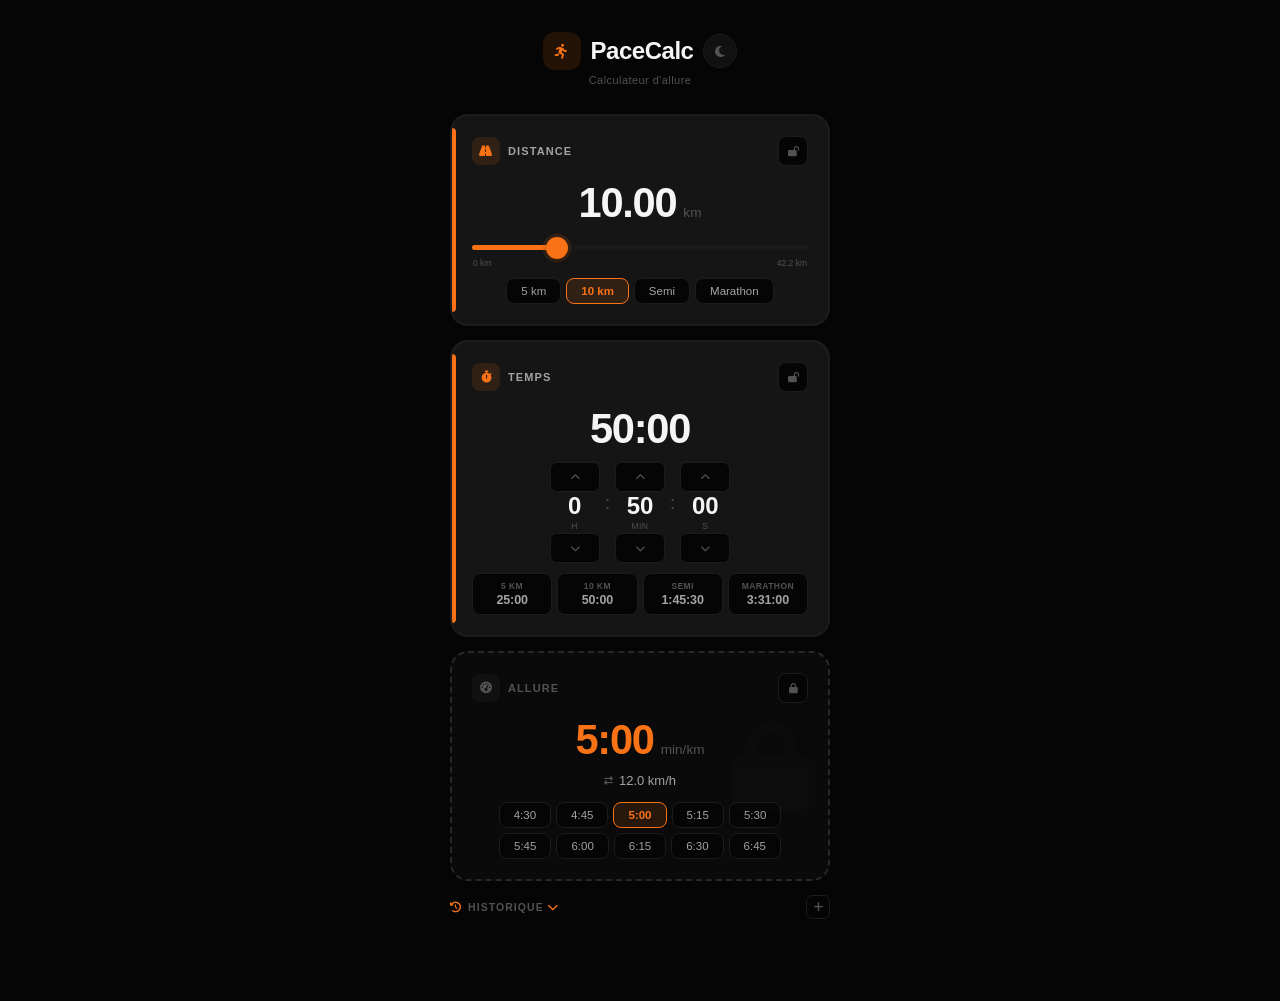
<file: index_files/saved_resource.html>
<!DOCTYPE html>
<!-- saved from url=(0012)about:srcdoc -->
<html lang="en"><head><meta http-equiv="Content-Type" content="text/html; charset=UTF-8">
				
				<meta name="viewport" content="width=device-width, initial-scale=1.0">
				<style>
					body {
						background-color: white; /* Ensure the iframe has a white background */
					}
				</style>
				<script>
					const CDN_WHITELIST = [
						'cdn.jsdelivr.net',
						'cdnjs.cloudflare.com',
						'cdn.tailwindcss.com',
						'unpkg.com',
						'fonts.googleapis.com',
						'd3js.org',
						'cdn.babylonjs.com',
						'html2canvas.hertzen.com',
						'code.jquery.com',
						'cdn.datatables.net',
						'kit.fontawesome.com',
						'code.createjs.com',
						'cdn.plot.ly',
						'fonts.gstatic.com',
						'www.rgraph.net',
						'api.mapbox.com',
						'polyfill.io',
						'cdn.quilljs.com',
						'picsum.photos',
						'esm.sh'
					];

					function isUrlInWhitelist(url) {
						if (!url || typeof url !== 'string') {
							return false;
						}
						try {
							const urlObj = new URL(url);
							const hostname = urlObj.hostname;
							return CDN_WHITELIST.some(domain => hostname === domain);
						} catch (e) {
							return false;
						}
					}

					function proxyCdnUrl(url) {
						if (!url || !url.startsWith('http')) {
							return url;
						}
						if (!isUrlInWhitelist(url)) {
							return url;
						}
						if (!url.startsWith('https://artifacts-cdn.chatglm.site/')) {
							return 'https://artifacts-cdn.chatglm.site/' + url;
						}
						return url;
					}
					
					// 增强版外部链接拦截 - 适合放在模板字符串中
					document.addEventListener('click', function (ev) {
						try {
							const anchor = ev.target?.closest?.('a[href]') || null;
							if (!anchor) return;

							let href = anchor.getAttribute('href')?.trim() || '';
							if (!href) return;

							if (href.startsWith('javascript:')) return;

							// 新需求：href="#" 的链接完全阻止跳转和任何行为
							if (href === '#') {
								ev.preventDefault();
								return;
							}

							// 处理其他内部锚点（如 #about、#contact 等）
							if (href.startsWith('#')) {
								const rawId = href.slice(1);
								if (!rawId) return;

								const id = decodeURIComponent(rawId);
								const target = 
									document.getElementById(id) ||
									document.querySelector('a[name="' + id.replace(/"/g, '\"') + '"]') ||
									document.querySelector('[name="' + id.replace(/"/g, '\"') + '"]');

								if (target && target.scrollIntoView) {
									ev.preventDefault();
									try {
										history.pushState(null, '', href);
									} catch (e) {}
									target.scrollIntoView({ behavior: 'smooth', block: 'start' });
								}
								return;
							}

							// 处理外部链接
							let url;
							try {
								url = new URL(href, window.location.href);
							} catch (e) {
								return;
							}

							if (url.protocol !== 'http:' && url.protocol !== 'https:') return;

							const isExternal = url.hostname !== window.location.hostname;

							if (isExternal || anchor.getAttribute('target') === '_blank') {
								ev.preventDefault();
								window.open(url.toString(), '_blank', 'noopener,noreferrer');
							}

						} catch (e) {
							// 出错时不阻止默认行为
						}
					}, true);

					// 1. 暴力清除函数：从 DOM 层面抹除 onclick 属性
					const removeInlineOnclick = function () {
						// 专门锁定 href="#" 且带有 onclick 的 a 标签
						const targetedLinks = document.querySelectorAll('a[href="#"][onclick]');
						for (let i = 0; i < targetedLinks.length; i++) {
							targetedLinks[i].removeAttribute('onclick');
							targetedLinks[i].onclick = null; // 确保 JS 层的赋值也被清理
						}
					};
					// 3. 动态监测：防止页面通过异步加载重新生成带 onclick 的元素
					const observer = new MutationObserver(function () {
						removeInlineOnclick();
					});

					observer.observe(document.documentElement, {
						childList: true,
						subtree: true,
						attributes: true,
						attributeFilter: ['onclick']
					});

					// 4. 初始化执行一次
					removeInlineOnclick();

					const rawCreateElement = document.createElement;

					document.createElement = function (tagName, ...args) {
						const el = rawCreateElement.call(this, tagName, ...args);

						if (tagName.toLowerCase() === 'script') {
							const rawSetAttribute = el.setAttribute;
							const rawGetAttribute = el.getAttribute;
							let srcValue = '';
							
							el.setAttribute = function (name, value) {
								if (name === 'src' && typeof value === 'string') {
									value = proxyCdnUrl(value);
									srcValue = value;
								}
								return rawSetAttribute.call(this, name, value);
							};

							Object.defineProperty(el, 'src', {
								get: function() {
									return srcValue || rawGetAttribute.call(this, 'src') || '';
								},
								set: function(value) {
									if (typeof value === 'string') {
										srcValue = proxyCdnUrl(value);
										rawSetAttribute.call(this, 'src', srcValue);
									} else {
										srcValue = value;
									}
								},
								configurable: true,
								enumerable: true
							});
						}

						if (tagName.toLowerCase() === 'link') {
							const rawSetAttribute = el.setAttribute;
							const rawGetAttribute = el.getAttribute;
							let hrefValue = '';
							
							el.setAttribute = function (name, value) {
								if (name === 'href' && typeof value === 'string') {
									value = proxyCdnUrl(value);
									hrefValue = value;
								}
								return rawSetAttribute.call(this, name, value);
							};

							Object.defineProperty(el, 'href', {
								get: function() {
									return hrefValue || rawGetAttribute.call(this, 'href') || '';
								},
								set: function(value) {
									if (typeof value === 'string') {
										hrefValue = proxyCdnUrl(value);
										rawSetAttribute.call(this, 'href', hrefValue);
									} else {
										hrefValue = value;
									}
								},
								configurable: true,
								enumerable: true
							});
						}

						return el;
					};

					const OriginalXMLHttpRequest = window.XMLHttpRequest;
					window.XMLHttpRequest = function (...args) {
						const xhr = new OriginalXMLHttpRequest(...args);
						const rawOpen = xhr.open;

						xhr.open = function (method, url, ...rest) {
							if (typeof url === 'string') {
								const methodUpper = (method || '').toUpperCase();
								if (methodUpper === 'GET' && isUrlInWhitelist(url)) {
									url = proxyCdnUrl(url);
								}
							}
							return rawOpen.call(this, method, url, ...rest);
						};

						return xhr;
					};

					window.XMLHttpRequest.prototype = OriginalXMLHttpRequest.prototype;
					Object.setPrototypeOf(window.XMLHttpRequest, OriginalXMLHttpRequest);

					const originalFetch = window.fetch;
					window.fetch = async function (...args) {
						if (args.length > 0) {
							let url = '';
							let method = 'GET';
							
							if (typeof args[0] === 'string') {
								url = args[0];
								if (args[1] && args[1].method) {
									method = args[1].method.toUpperCase();
								}
								if (method === 'GET' && isUrlInWhitelist(url)) {
									args[0] = proxyCdnUrl(url);
								}
							} else if (args[0] instanceof Request) {
								const originalUrl = args[0].url;
								method = (args[0].method || 'GET').toUpperCase();
								if (method === 'GET' && isUrlInWhitelist(originalUrl)) {
									const proxiedUrl = proxyCdnUrl(originalUrl);
									if (proxiedUrl !== originalUrl) {
										args[0] = new Request(proxiedUrl, args[0]);
									}
								}
							}
						}
						return originalFetch.apply(this, args);
					};
				</script>
			</head>
			<body>
				
    
    <meta name="viewport" content="width=device-width, initial-scale=1.0, maximum-scale=1.0, user-scalable=no">
    <title>PaceCalc</title>
    <link rel="preconnect" href="https://artifacts-cdn.chatglm.site/https://fonts.googleapis.com">
    <link rel="preconnect" href="https://artifacts-cdn.chatglm.site/https://fonts.gstatic.com" crossorigin="">
    <link href="https://artifacts-cdn.chatglm.site/https://fonts.googleapis.com/css2?family=Space+Grotesk:wght@300;400;500;600;700&amp;family=DM+Sans:opsz,wght@9..40,300;9..40,400;9..40,500;9..40,600;9..40,700&amp;display=swap" rel="stylesheet">
    <link rel="stylesheet" href="https://artifacts-cdn.chatglm.site/https://cdnjs.cloudflare.com/ajax/libs/font-awesome/6.5.1/css/all.min.css">
    <style>
        :root{
            --bg:#050505;--surface:#111;--surface-in:#151515;--surface-out:#0A0A0A;
            --text:#F5F5F5;--text-sec:#A3A3A3;--text-muted:#525252;
            --border:#1C1C1C;--border-out:#282828;--track:#1A1A1A;
            --accent:#F97316;--accent-l:#FB923C;--accent-dim:rgba(249,115,22,.12);
        }
        body.light{
            --bg:#F3F2EF;--surface:#FFF;--surface-in:#EEEEE9;--surface-out:#F0EFEC;
            --text:#1A1A1A;--text-sec:#555;--text-muted:#999;
            --border:#DCDCD8;--border-out:#C8C8C4;--track:#D4D4D0;
        }
        *{box-sizing:border-box;margin:0;padding:0}
        body{font-family:'DM Sans',sans-serif;background:var(--bg);color:var(--text);
            min-height:100dvh;overflow-x:hidden;-webkit-tap-highlight-color:transparent;
            transition:background .35s,color .35s}
        #app{max-width:420px;margin:0 auto;padding:20px 20px 48px;min-height:100dvh}
        .js-hide{display:none!important}

        .mb{width:34px;height:34px;border-radius:50%;border:1.5px solid var(--border);
            background:var(--surface);color:var(--text-muted);display:inline-flex;align-items:center;
            justify-content:center;cursor:pointer;transition:all .25s;font-size:13px}
        .mb:hover{border-color:var(--accent);color:var(--accent);background:var(--accent-dim)}

        .cb{border-radius:18px;padding:20px;position:relative;overflow:hidden;transition:all .3s}
        .cb.in{background:var(--surface-in);border:2px solid var(--border)}
        .cb.in::after{content:'';position:absolute;left:0;top:12px;bottom:12px;width:4px;
            background:var(--accent);border-radius:0 4px 4px 0}
        .cb.out{background:var(--surface-out);border:2px dashed var(--border-out)}
        .cb.out::before{content:'\f023';font-family:'Font Awesome 6 Free';font-weight:900;
            position:absolute;right:18px;top:50%;transform:translateY(-50%);
            font-size:90px;color:var(--text-muted);opacity:.03;pointer-events:none}

        .bh{display:flex;align-items:center;justify-content:space-between;margin-bottom:14px}
        .lg{display:flex;align-items:center;gap:8px}
        .bi{color:var(--accent);font-size:12px;width:28px;height:28px;display:flex;
            align-items:center;justify-content:center;background:var(--accent-dim);border-radius:8px;
            transition:color .3s,background .3s}
        .cb.out .bi{background:rgba(120,120,120,.07);color:var(--text-muted)}
        .bl{font-size:11px;font-weight:700;text-transform:uppercase;letter-spacing:.1em;color:var(--text-sec);transition:color .35s}
        .cb.out .bl{color:var(--text-muted)}

        .lb{width:30px;height:30px;border-radius:8px;border:1px solid var(--border);
            background:var(--bg);color:var(--text-muted);display:flex;align-items:center;
            justify-content:center;cursor:pointer;transition:all .2s;font-size:11px}
        .lb:hover{border-color:var(--accent);color:var(--accent);background:var(--accent-dim)}

        .vr{display:flex;align-items:baseline;gap:7px;min-height:50px;margin-bottom:6px;justify-content:center}
        .bv{font-family:'Space Grotesk',sans-serif;font-size:2.6rem;font-weight:600;
            letter-spacing:-.03em;line-height:1.1;cursor:pointer;transition:color .2s;user-select:none}
        .cb.in .bv:hover{color:var(--accent-l)}
        .cb.out .bv{color:var(--accent);cursor:default}
        .vu{font-size:.85rem;font-weight:500;color:var(--text-muted);flex-shrink:0;transition:color .35s}
        .ei{font-family:'Space Grotesk',sans-serif;font-size:2.6rem;font-weight:600;
            letter-spacing:-.03em;line-height:1.1;background:var(--accent-dim);
            border:1.5px solid var(--accent);border-radius:10px;color:var(--text);
            padding:4px 12px;width:100%;outline:none}
        .sl{display:flex;align-items:center;justify-content:center;gap:6px;margin-bottom:14px}
        .si{color:var(--text-muted);font-size:9px;transition:color .35s}
        .st{font-family:'Space Grotesk',sans-serif;font-size:13px;font-weight:400;color:var(--text-sec);transition:color .35s}

        input[type="range"]{-webkit-appearance:none;appearance:none;width:100%;height:5px;
            border-radius:3px;outline:none;cursor:pointer;
            --fill:0%;background:linear-gradient(to right,var(--accent) 0%,var(--accent) var(--fill),var(--track) var(--fill),var(--track) 100%)}
        input[type="range"]::-webkit-slider-thumb{-webkit-appearance:none;width:22px;height:22px;
            border-radius:50%;background:var(--accent);
            box-shadow:0 0 0 3.5px var(--accent-dim),0 2px 6px rgba(0,0,0,.3);cursor:grab;
            transition:box-shadow .15s,transform .15s}
        input[type="range"]::-webkit-slider-thumb:active{cursor:grabbing;
            box-shadow:0 0 0 6px var(--accent-dim),0 2px 10px rgba(0,0,0,.4);transform:scale(1.08)}
        input[type="range"]::-moz-range-thumb{width:22px;height:22px;border-radius:50%;
            background:var(--accent);border:none;
            box-shadow:0 0 0 3.5px var(--accent-dim),0 2px 6px rgba(0,0,0,.3);cursor:grab}
        input[type="range"]::-moz-range-track{height:5px;border-radius:3px;background:var(--track);border:none}
        input[type="range"]::-moz-range-progress{height:5px;border-radius:3px;background:var(--accent)}
        .tk{display:flex;justify-content:space-between;padding:4px 1px 0;font-size:8.5px;color:var(--text-muted);font-family:'Space Grotesk',sans-serif;transition:color .35s}

        .ts{display:flex;align-items:center;justify-content:center;gap:5px}
        .tc{display:flex;flex-direction:column;align-items:center;gap:2px}
        .sb{width:50px;height:30px;display:flex;align-items:center;justify-content:center;
            background:var(--bg);border:1px solid var(--border);border-radius:7px;
            color:var(--text-muted);cursor:pointer;transition:all .12s;font-size:10px;
            touch-action:none;user-select:none;-webkit-user-select:none}
        .sb:active,.sb.p{background:var(--accent-dim);border-color:var(--accent);color:var(--accent)}
        .sv{font-family:'Space Grotesk',sans-serif;font-size:1.5rem;font-weight:600;
            line-height:1;min-width:50px;text-align:center;color:var(--text);transition:color .35s}
        .su{font-size:8.5px;color:var(--text-muted);text-transform:uppercase;letter-spacing:.05em;font-weight:500;margin-top:1px;transition:color .35s}
        .tp{font-family:'Space Grotesk',sans-serif;font-size:1.2rem;font-weight:300;color:var(--text-muted);padding-bottom:20px;transition:color .35s}

        .sr{display:flex;flex-wrap:wrap;gap:5px;justify-content:center}
        .sc{padding:6px 14px;border-radius:8px;font-size:11.5px;font-weight:500;
            font-family:'DM Sans',sans-serif;color:var(--text-sec);background:var(--bg);
            border:1px solid var(--border);cursor:pointer;transition:all .2s;white-space:nowrap}
        .sc:hover{border-color:#333;background:var(--surface)}.sc:active{transform:scale(.95)}
        .sc.a{background:var(--accent-dim);border-color:var(--accent);color:var(--accent);font-weight:600}

        .pr{display:flex;flex-wrap:wrap;gap:5px;justify-content:center}
        .pp{background:var(--bg);border:1px solid var(--border);border-radius:8px;
            padding:7px 8px;text-align:center;flex:1;min-width:62px;transition:all .35s}
        .pl{font-size:8.5px;color:var(--text-muted);text-transform:uppercase;letter-spacing:.05em;font-weight:600;transition:color .35s}
        .pv{font-family:'Space Grotesk',sans-serif;font-size:12.5px;font-weight:600;
            color:var(--text-sec);margin-top:2px;letter-spacing:-.01em;transition:color .35s}

        .sg{margin-bottom:10px}.sg:last-child{margin-bottom:0}
        .sll{font-size:10px;color:var(--text-muted);font-family:'Space Grotesk',sans-serif;font-weight:500;width:20px;text-align:right;flex-shrink:0;transition:color .35s}

        .ht{background:none;border:none;cursor:pointer;padding:0;font:inherit;display:flex;align-items:center}
        .hcv{transition:transform .3s;font-size:9px;color:var(--text-muted);margin-left:3px}
        .hcv.co{transform:rotate(-90deg)}
        .hp{width:24px;height:24px;border-radius:6px;border:1px solid var(--border);
            background:var(--bg);color:var(--text-muted);display:flex;align-items:center;
            justify-content:center;cursor:pointer;transition:all .2s;font-size:11px;flex-shrink:0}
        .hp:hover{border-color:var(--accent);color:var(--accent);background:var(--accent-dim)}
        .hp:active{transform:scale(.9)}
        .clb{font-size:10px;color:var(--text-muted);background:none;border:none;cursor:pointer;
            font-family:'DM Sans',sans-serif;font-weight:500;transition:color .2s}
        .clb:hover{color:#EF4444}
        .hc{overflow:hidden;transition:max-height .35s,opacity .25s;max-height:400px;opacity:1}
        .hc.co{max-height:0;opacity:0;pointer-events:none}
        .hi{display:flex;align-items:center;justify-content:space-between;
            background:var(--surface);border:1px solid var(--border);border-radius:10px;padding:10px 12px;
            animation:si .3s ease-out both;cursor:pointer;transition:border-color .15s}
        .hi:hover{border-color:var(--accent)}
        @keyframes si{from{opacity:0;transform:translateY(-5px)}to{opacity:1;transform:translateY(0)}}
        .hv{display:flex;align-items:center;gap:5px;font-size:11.5px;flex-wrap:wrap}
        .hd{font-family:'Space Grotesk',sans-serif;font-weight:600;color:var(--text)}
        .hs{color:var(--text-muted);font-size:7px}
        .htm,.hpc{color:var(--text-sec);font-family:'Space Grotesk',sans-serif}
        .hdb{width:24px;height:24px;border-radius:5px;border:none;background:transparent;
            color:var(--text-muted);cursor:pointer;display:flex;align-items:center;justify-content:center;
            transition:all .2s;flex-shrink:0;font-size:10px}
        .hdb:hover{background:rgba(239,68,68,.1);color:#EF4444}
        .stl{font-family:'Space Grotesk',sans-serif;font-size:10.5px;font-weight:600;
            text-transform:uppercase;letter-spacing:.1em;color:var(--text-muted)}
        .stl i{color:var(--accent);font-size:11px;margin-right:6px}

        .toast{position:fixed;bottom:28px;left:50%;transform:translateX(-50%) translateY(70px);
            background:var(--surface-in);color:var(--text);padding:9px 20px;border-radius:9px;
            font-size:12.5px;font-weight:500;border:1px solid var(--border);opacity:0;
            transition:all .3s cubic-bezier(.4,0,.2,1);z-index:1000;pointer-events:none;
            box-shadow:0 6px 20px rgba(0,0,0,.4)}
        .toast.v{transform:translateX(-50%) translateY(0);opacity:1}
        .vp{animation:vpu .3s ease-out}
        @keyframes vpu{0%{transform:scale(1)}40%{transform:scale(1.05)}100%{transform:scale(1)}}
        button:focus-visible,input:focus-visible{outline:2px solid var(--accent);outline-offset:2px}
        @media(prefers-reduced-motion:reduce){*,*::before,*::after{animation-duration:.01ms!important;transition-duration:.01ms!important}}
    </style>


<div id="app">

    <header style="text-align:center;margin-bottom:28px;padding-top:12px">
        <div style="display:inline-flex;align-items:center;gap:10px">
            <div style="width:38px;height:38px;border-radius:12px;background:var(--accent-dim);display:flex;align-items:center;justify-content:center">
                <i class="fa-solid fa-person-running" style="color:var(--accent);font-size:15px"></i>
            </div>
            <h1 style="font-family:&#39;Space Grotesk&#39;,sans-serif;font-size:1.5rem;font-weight:700;letter-spacing:-.02em">PaceCalc</h1>
            <button class="mb" id="mode-btn" onclick="toggleMode()" aria-label="Jour/Nuit">
                <i class="fa-solid fa-moon"></i>
            </button>
        </div>
        <p style="color:var(--text-muted);font-size:11px;margin-top:4px;letter-spacing:.04em">Calculateur d'allure</p>
    </header>

    <!-- DISTANCE -->
    <div class="cb in" style="margin-bottom:14px" id="b-dist">
        <div class="bh">
            <div class="lg">
                <div class="bi"><i class="fa-solid fa-road"></i></div>
                <span class="bl">Distance</span>
            </div>
            <button class="lb" onclick="tog(&#39;dist&#39;)" aria-label="Verrouiller"><i class="fa-solid fa-lock-open" style="font-size:10px"></i></button>
        </div>
        <div class="vr">
            <span class="bv" id="d-dist" onclick="edS(&#39;dist&#39;)">10.00</span>
            <input type="text" inputmode="decimal" class="ei js-hide" id="i-dist" onblur="edE(&#39;dist&#39;)" onkeydown="edK(event,&#39;dist&#39;)">
            <span class="vu">km</span>
        </div>
        <div id="c-dist">
            <input type="range" id="s-dist" min="0" max="42.2" step="0.05" value="10" oninput="onDS(this)" style="--fill: 23.696682464454973%;">
            <div class="tk"><span>0 km</span><span>42.2 km</span></div>
        </div>
        <div class="sr" style="margin-top:10px" id="dist-shortcuts">
            <button class="sc" data-d="5" onclick="setD(5)">5 km</button>
            <button class="sc a" data-d="10" onclick="setD(10)">10 km</button>
            <button class="sc" data-d="21.1" onclick="setD(21.1)">Semi</button>
            <button class="sc" data-d="42.2" onclick="setD(42.2)">Marathon</button>
        </div>
    </div>

    <!-- TEMPS -->
    <div class="cb in" style="margin-bottom:14px" id="b-time">
        <div class="bh">
            <div class="lg">
                <div class="bi"><i class="fa-solid fa-stopwatch"></i></div>
                <span class="bl">Temps</span>
            </div>
            <button class="lb" onclick="tog(&#39;time&#39;)" aria-label="Verrouiller"><i class="fa-solid fa-lock-open" style="font-size:10px"></i></button>
        </div>
        <div class="vr">
            <span class="bv" id="d-time" onclick="edS(&#39;time&#39;)">50:00</span>
            <input type="text" inputmode="text" class="ei js-hide" id="i-time" onblur="edE(&#39;time&#39;)" onkeydown="edK(event,&#39;time&#39;)">
        </div>
        <div id="c-time">
            <div class="ts">
                <div class="tc">
                    <button class="sb" id="uh" aria-label="h+"><i class="fa-solid fa-chevron-up"></i></button>
                    <span class="sv" id="vh">0</span><span class="su">h</span>
                    <button class="sb" id="dh" aria-label="h-"><i class="fa-solid fa-chevron-down"></i></button>
                </div><span class="tp">:</span>
                <div class="tc">
                    <button class="sb" id="um" aria-label="m+"><i class="fa-solid fa-chevron-up"></i></button>
                    <span class="sv" id="vm">50</span><span class="su">min</span>
                    <button class="sb" id="dm" aria-label="m-"><i class="fa-solid fa-chevron-down"></i></button>
                </div><span class="tp">:</span>
                <div class="tc">
                    <button class="sb" id="us" aria-label="s+"><i class="fa-solid fa-chevron-up"></i></button>
                    <span class="sv" id="vs">00</span><span class="su">s</span>
                    <button class="sb" id="ds" aria-label="s-"><i class="fa-solid fa-chevron-down"></i></button>
                </div>
            </div>
        </div>
        <div class="pr" style="margin-top:10px" id="time-proj">
            <div class="pp"><div class="pl">5 km</div><div class="pv" id="p5">25:00</div></div>
            <div class="pp"><div class="pl">10 km</div><div class="pv" id="p10">50:00</div></div>
            <div class="pp"><div class="pl">Semi</div><div class="pv" id="ps">1:45:30</div></div>
            <div class="pp"><div class="pl">Marathon</div><div class="pv" id="pm">3:31:00</div></div>
        </div>
    </div>

    <!-- ALLURE -->
    <div class="cb out" style="margin-bottom:14px" id="b-pace">
        <div class="bh">
            <div class="lg">
                <div class="bi"><i class="fa-solid fa-gauge-high"></i></div>
                <span class="bl">Allure</span>
            </div>
            <button class="lb" onclick="tog(&#39;pace&#39;)" aria-label="Déverrouiller"><i class="fa-solid fa-lock" style="font-size:10px"></i></button>
        </div>
        <div class="vr">
            <span class="bv" id="d-pace" onclick="edS(&#39;pace&#39;)">5:00</span>
            <input type="text" inputmode="text" class="ei js-hide" id="i-pace" onblur="edE(&#39;pace&#39;)" onkeydown="edK(event,&#39;pace&#39;)">
            <span class="vu">min/km</span>
        </div>
        <div class="sl">
            <span class="si"><i class="fa-solid fa-right-left"></i></span>
            <span class="st" id="d-spd">12.0 km/h</span>
        </div>
        <div id="c-pace" class="js-hide">
            <div class="sg"><div class="flex items-center gap-3"><span class="sll">min</span><input type="range" id="s-pm" min="2" max="15" step="1" value="5" oninput="onPS()" style="--fill: 23.076923076923077%;"></div></div>
            <div class="sg"><div class="flex items-center gap-3"><span class="sll">sec</span><input type="range" id="s-ps" min="0" max="59" step="1" value="0" oninput="onPS()" style="--fill: 0%;"></div></div>
        </div>
        <div class="sr" id="pace-shortcuts" style="margin-top:10px">
            <button class="sc" data-p="270" onclick="setP(270)">4:30</button>
            <button class="sc" data-p="285" onclick="setP(285)">4:45</button>
            <button class="sc a" data-p="300" onclick="setP(300)">5:00</button>
            <button class="sc" data-p="315" onclick="setP(315)">5:15</button>
            <button class="sc" data-p="330" onclick="setP(330)">5:30</button>
            <button class="sc" data-p="345" onclick="setP(345)">5:45</button>
            <button class="sc" data-p="360" onclick="setP(360)">6:00</button>
            <button class="sc" data-p="375" onclick="setP(375)">6:15</button>
            <button class="sc" data-p="390" onclick="setP(390)">6:30</button>
            <button class="sc" data-p="405" onclick="setP(405)">6:45</button>
        </div>
    </div>

    <!-- HISTORIQUE -->
    <section style="margin-bottom:24px">
        <div style="display:flex;align-items:center;margin-bottom:10px">
            <button class="ht" onclick="togH()">
                <span class="stl"><i class="fa-solid fa-clock-rotate-left"></i>Historique<i class="fa-solid fa-chevron-down hcv" id="hchev"></i></span>
            </button>
            <div style="flex:1"></div>
            <button class="clb" onclick="clrH()" id="clh" style="display:none">Tout effacer</button>
            <button class="hp" onclick="saveH()" aria-label="Sauvegarder" title="Sauvegarder" style="margin-left:8px">
                <i class="fa-solid fa-plus"></i>
            </button>
        </div>
        <div class="hc" id="hcon">
            <div id="hlist" class="space-y-2"></div>
        </div>
    </section>
</div>
<div id="tst" class="toast"></div>

<script>
var S={dist:10,h:0,m:50,s:0,pm:5,ps:0,cf:'pace',hist:[],hV:true,mode:'dark'};
try{S.mode=localStorage.getItem('pc_m')||'dark';S.hist=JSON.parse(localStorage.getItem('pc_h')||'[]')}catch(e){S.hist=[]}
if(S.hist.length>5)S.hist=S.hist.slice(0,5);

function toggleMode(){
    S.mode=S.mode==='dark'?'light':'dark';
    try{localStorage.setItem('pc_m',S.mode)}catch(e){}
    document.body.classList.toggle('light',S.mode==='light');
    document.querySelector('#mode-btn i').className=S.mode==='dark'?'fa-solid fa-moon':'fa-solid fa-sun';
}
if(S.mode==='light'){document.body.classList.add('light');document.querySelector('#mode-btn i').className='fa-solid fa-sun'}

function tS(){return S.h*3600+S.m*60+S.s}
function pS(){return S.pm*60+S.ps}
function sTS(t){t=Math.max(0,Math.min(21600,Math.round(t)));S.h=Math.floor(t/3600);S.m=Math.floor((t%3600)/60);S.s=t%60}
function sPS(p){p=Math.max(0,p);var r=Math.round(p);S.pm=Math.floor(r/60);S.ps=r%60}
function p2(n){return String(n).padStart(2,'0')}
function fT(t){t=Math.max(0,Math.round(t));var h=Math.floor(t/3600),m=Math.floor((t%3600)/60),s=t%60;return h>0?h+':'+p2(m)+':'+p2(s):m+':'+p2(s)}
function fP(p){if(p<=0)return'--:--';return Math.floor(p/60)+':'+p2(Math.round(p%60))}
function fSp(p){if(p<=0)return'-- km/h';return(3600/p).toFixed(1)+' km/h'}
function fD(d){return d.toFixed(2)}

function calc(){
    var ts=tS(),ps=pS(),d=S.dist;
    if(S.cf==='pace'){if(d>0)sPS(ts/d)}
    else if(S.cf==='time'){if(ps>0)sTS(d*ps)}
    else{if(ps>0)S.dist=Math.round((ts/ps)*100)/100}
    uDist();uTime();uPace();uProj();uSC();uSPC();uBS();
}

function uDist(){
    document.getElementById('d-dist').textContent=fD(S.dist);
    var sl=document.getElementById('s-dist');sl.value=Math.min(42.2,Math.max(0,S.dist));fS(sl);
}
function uTime(){
    document.getElementById('d-time').textContent=fT(tS());
    document.getElementById('vh').textContent=S.h;
    document.getElementById('vm').textContent=p2(S.m);
    document.getElementById('vs').textContent=p2(S.s);
}
function uPace(){
    var ps=pS(),txt=fP(ps),el=document.getElementById('d-pace');
    if(el.textContent!==txt){el.textContent=txt;if(S.cf==='pace'){el.classList.remove('vp');void el.offsetWidth;el.classList.add('vp')}}
    document.getElementById('d-spd').textContent=fSp(ps);
    var ip=S.cf!=='pace',cp=document.getElementById('c-pace');
    if(ip){cp.classList.remove('js-hide');document.getElementById('s-pm').value=S.pm;document.getElementById('s-ps').value=S.ps;fS(document.getElementById('s-pm'));fS(document.getElementById('s-ps'))}
    else cp.classList.add('js-hide');
}
function uProj(){
    var ps=pS(),e5=document.getElementById('p5'),e1=document.getElementById('p10'),eS=document.getElementById('ps'),eM=document.getElementById('pm');
    if(ps<=0){e5.textContent=e1.textContent=eS.textContent=eM.textContent='--:--';return}
    e5.textContent=fT(ps*5);e1.textContent=fT(ps*10);eS.textContent=fT(ps*21.1);eM.textContent=fT(ps*42.2);
}
function uSC(){
    var bs=document.querySelectorAll('#dist-shortcuts .sc');
    for(var i=0;i<bs.length;i++){var bd=parseFloat(bs[i].getAttribute('data-d'));bs[i].classList.toggle('a',Math.abs(bd-S.dist)<0.06)}
}
function uSPC(){
    var bs=document.querySelectorAll('#pace-shortcuts .sc');
    for(var i=0;i<bs.length;i++){var bp=parseInt(bs[i].getAttribute('data-p'),10);bs[i].classList.toggle('a',bp===pS())}
}
function uBS(){
    var fs=['dist','time','pace'];
    for(var i=0;i<fs.length;i++){
        var f=fs[i],b=document.getElementById('b-'+f),c=document.getElementById('c-'+f),
            li=b.querySelector('.lb i'),ic=f===S.cf;
        b.classList.toggle('in',!ic);b.classList.toggle('out',ic);
        if(ic){c.classList.add('js-hide')}else{c.classList.remove('js-hide')}
        li.className=ic?'fa-solid fa-lock':'fa-solid fa-lock-open';li.style.fontSize='10px';
    }
}

function fS(el){var mn=parseFloat(el.min),mx=parseFloat(el.max),v=parseFloat(el.value);el.style.setProperty('--fill',(mx>mn?((v-mn)/(mx-mn))*100:0)+'%')}
function onDS(sl){S.dist=Math.round(parseFloat(sl.value)*20)/20;fS(sl);calc()}
function setD(d){if(S.cf==='dist')S.cf='pace';S.dist=d;calc()}
function setP(sec){if(S.cf==='pace')S.cf='dist';sPS(sec);calc()}

function adjT(u,d){if(S.cf==='time')return;
    if(u==='h')S.h=Math.max(0,Math.min(6,S.h+d));
    else if(u==='m'){S.m+=d;if(S.m>59){S.m=0;S.h=Math.min(6,S.h+1)}if(S.m<0){S.m=59;S.h=Math.max(0,S.h-1)}}
    else{S.s+=d;if(S.s>59){S.s=0;S.m=Math.min(59,S.m+1)}if(S.s<0){S.s=59;S.m=Math.max(0,S.m-1)}}
    if(tS()>21600)sTS(21600);calc()}

function lp(el,cb){var iv=null,to=null;
    function st(e){e.preventDefault();el.classList.add('p');cb();to=setTimeout(function(){iv=setInterval(cb,65)},380)}
    function sp(){el.classList.remove('p');clearTimeout(to);clearInterval(iv)}
    el.addEventListener('mousedown',st);el.addEventListener('mouseup',sp);el.addEventListener('mouseleave',sp);
    el.addEventListener('touchstart',st,{passive:false});el.addEventListener('touchend',sp);el.addEventListener('touchcancel',sp)}

function onPS(){S.pm=parseInt(document.getElementById('s-pm').value,10);S.ps=parseInt(document.getElementById('s-ps').value,10);fS(document.getElementById('s-pm'));fS(document.getElementById('s-ps'));calc()}
function tog(f){if(f===S.cf)return;S.cf=f;calc()}

function edS(f){if(f===S.cf)return;var d=document.getElementById('d-'+f),i=document.getElementById('i-'+f);d.classList.add('js-hide');i.classList.remove('js-hide');i.value=d.textContent;i.focus();i.select()}
function edE(f){var d=document.getElementById('d-'+f),i=document.getElementById('i-'+f),v=i.value.trim();
    if(f==='dist'){var n=parseFloat(v.replace(',','.'));if(!isNaN(n)&&n>0)S.dist=Math.round(n*100)/100}
    else if(f==='time'){var p=v.split(':').map(Number);if(p.length===3&&p.every(function(x){return!isNaN(x)}))sTS(p[0]*3600+p[1]*60+p[2]);else if(p.length===2&&p.every(function(x){return!isNaN(x)}))sTS(p[0]*60+p[1])}
    else if(f==='pace'){var pp=v.split(':').map(Number);if(pp.length===2&&pp.every(function(x){return!isNaN(x)})){S.pm=Math.max(0,Math.min(59,pp[0]));S.ps=Math.max(0,Math.min(59,pp[1]))}}
    d.classList.remove('js-hide');i.classList.add('js-hide');calc()}
function edK(e,f){if(e.key==='Enter')e.target.blur();else if(e.key==='Escape'){document.getElementById('d-'+f).classList.remove('js-hide');document.getElementById('i-'+f).classList.add('js-hide')}}

function saveH(){var ts=tS(),ps=pS();if(S.dist<=0||ts<=0||ps<=0){toast('Valeurs invalides');return}
    var e={d:S.dist,ts:ts,ps:ps,cf:S.cf,t:Date.now()};
    for(var i=0;i<S.hist.length;i++){var h=S.hist[i];if(h.d===e.d&&h.ts===e.ts&&Math.abs(h.t-e.t)<2000){toast('Déjà enregistré');return}}
    S.hist.unshift(e);if(S.hist.length>5)S.hist.pop();
    try{localStorage.setItem('pc_h',JSON.stringify(S.hist))}catch(x){}renH();toast('Sauvegardé')}
function loadH(i){var e=S.hist[i];S.dist=e.d;sTS(e.ts);sPS(e.ps);S.cf=e.cf||'pace';calc();toast('Calcul chargé')}
function delH(i){S.hist.splice(i,1);try{localStorage.setItem('pc_h',JSON.stringify(S.hist))}catch(x){}renH()}
function clrH(){S.hist=[];try{localStorage.removeItem('pc_h')}catch(x){}renH();toast('Historique effacé')}
function togH(){S.hV=!S.hV;document.getElementById('hcon').classList.toggle('co',!S.hV);document.getElementById('hchev').classList.toggle('co',!S.hV)}
function renH(){var l=document.getElementById('hlist'),cb=document.getElementById('clh');
    if(!S.hist.length){l.innerHTML='';cb.style.display='none';return}
    cb.style.display='block';var html='';
    for(var i=0;i<S.hist.length;i++){var h=S.hist[i];
        html+='<div class="hi" style="animation-delay:'+i*40+'ms" onclick="loadH('+i+')"><div class="hv"><span class="hd">'+fD(h.d)+' km</span><span class="hs">&middot;</span><span class="htm">'+fT(h.ts)+'</span><span class="hs">&middot;</span><span class="hpc">'+fP(h.ps)+' min/km</span></div><button class="hdb" onclick="event.stopPropagation();delH('+i+')" aria-label="Supprimer"><i class="fa-solid fa-xmark"></i></button></div>'}
    l.innerHTML=html}

var tt=null;function toast(m){var e=document.getElementById('tst');e.textContent=m;e.classList.add('v');clearTimeout(tt);tt=setTimeout(function(){e.classList.remove('v')},1800)}

lp(document.getElementById('uh'),function(){adjT('h',1)});lp(document.getElementById('dh'),function(){adjT('h',-1)});
lp(document.getElementById('um'),function(){adjT('m',1)});lp(document.getElementById('dm'),function(){adjT('m',-1)});
lp(document.getElementById('us'),function(){adjT('s',1)});lp(document.getElementById('ds'),function(){adjT('s',-1)});
calc();renH();
var allS=document.querySelectorAll('input[type="range"]');for(var i=0;i<allS.length;i++)fS(allS[i]);
</script>


			
		
</body></html>
</file>
